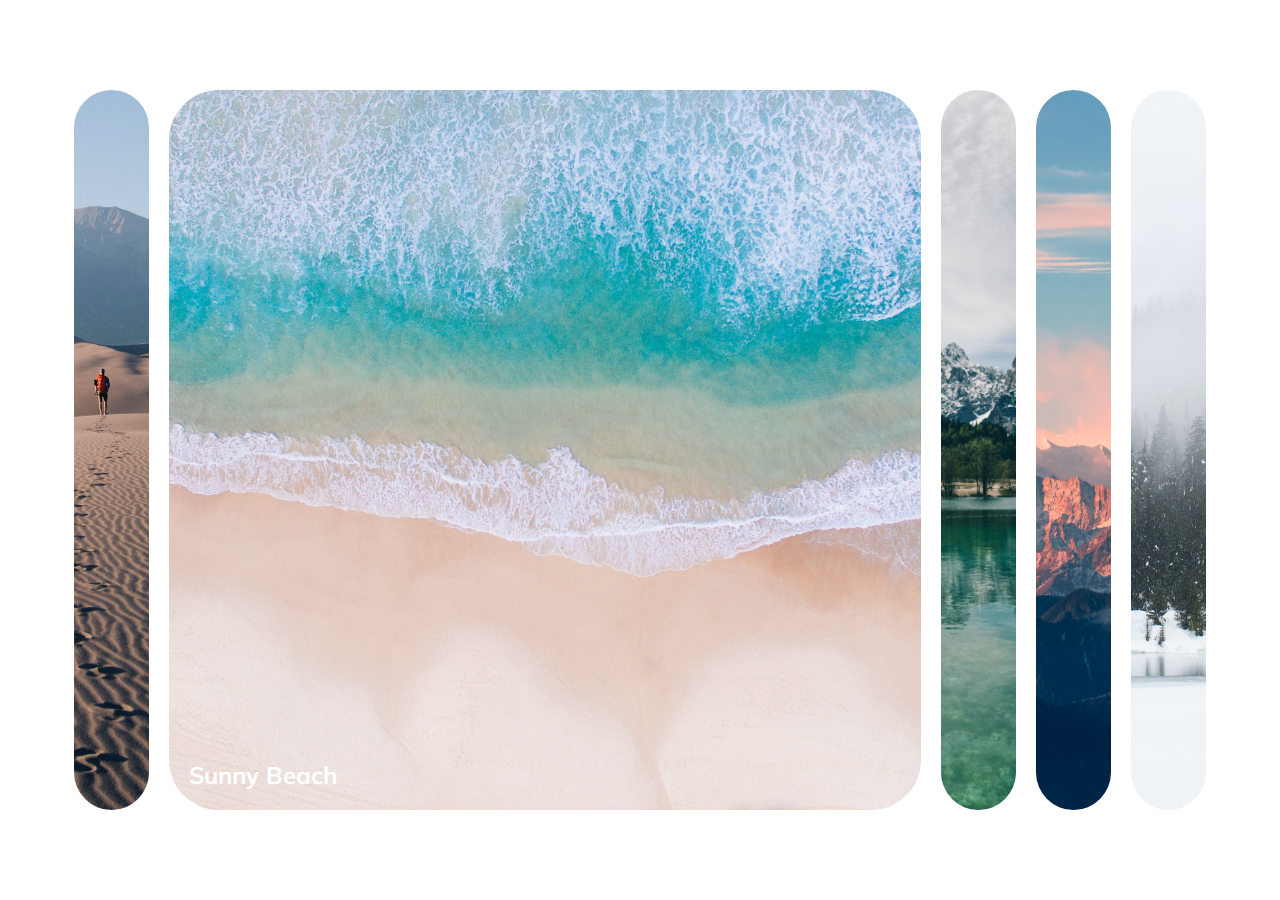
<file: expandingCards/index.html>
<!DOCTYPE html>
<html lang="en">
  <head>
    <meta charset="UTF-8" />
    <meta name="viewport" content="width=device-width, initial-scale=1.0" />
    <link
      rel="stylesheet"
      href="https://cdnjs.cloudflare.com/ajax/libs/font-awesome/5.15.1/css/all.min.css"
      integrity="sha512-+4zCK9k+qNFUR5X+cKL9EIR+ZOhtIloNl9GIKS57V1MyNsYpYcUrUeQc9vNfzsWfV28IaLL3i96P9sdNyeRssA=="
      crossorigin="anonymous"
    />
    <link rel="stylesheet" href="style.css" />
    <title>Expanding Cards</title>
  </head>

  <body>
    <div class="container">
      <div
        class="panel"
        style="
          background-image: url('andrew-deslauriers-oUPywYZT88Y-unsplash.jpg');
        "
      >
        <h3>Explore the world</h3>
      </div>
      <div
        class="panel active"
        style="background-image: url('fezbot2000-5brvJbR1Pn8-unsplash.jpg')"
      >
        <h3>Sunny Beach</h3>
      </div>
      <div
        class="panel"
        style="
          background-image: url('adam-vradenburg-GA09PKfRIQY-unsplash.jpg');
        "
      >
        <h3>Wild Forest</h3>
      </div>
      <div
        class="panel"
        style="background-image: url(jerry-zhang-Y8lCoTRgHPE-unsplash.jpg)"
      >
        <h3>Mountains</h3>
      </div>
      <div
        class="panel"
        style="background-image: url('adam-chang-IWenq-4JHqo-unsplash.jpg')"
      >
        <h3>Winter</h3>
      </div>
    </div>
    <script src="script.js"></script>
  </body>
</html>
</file>
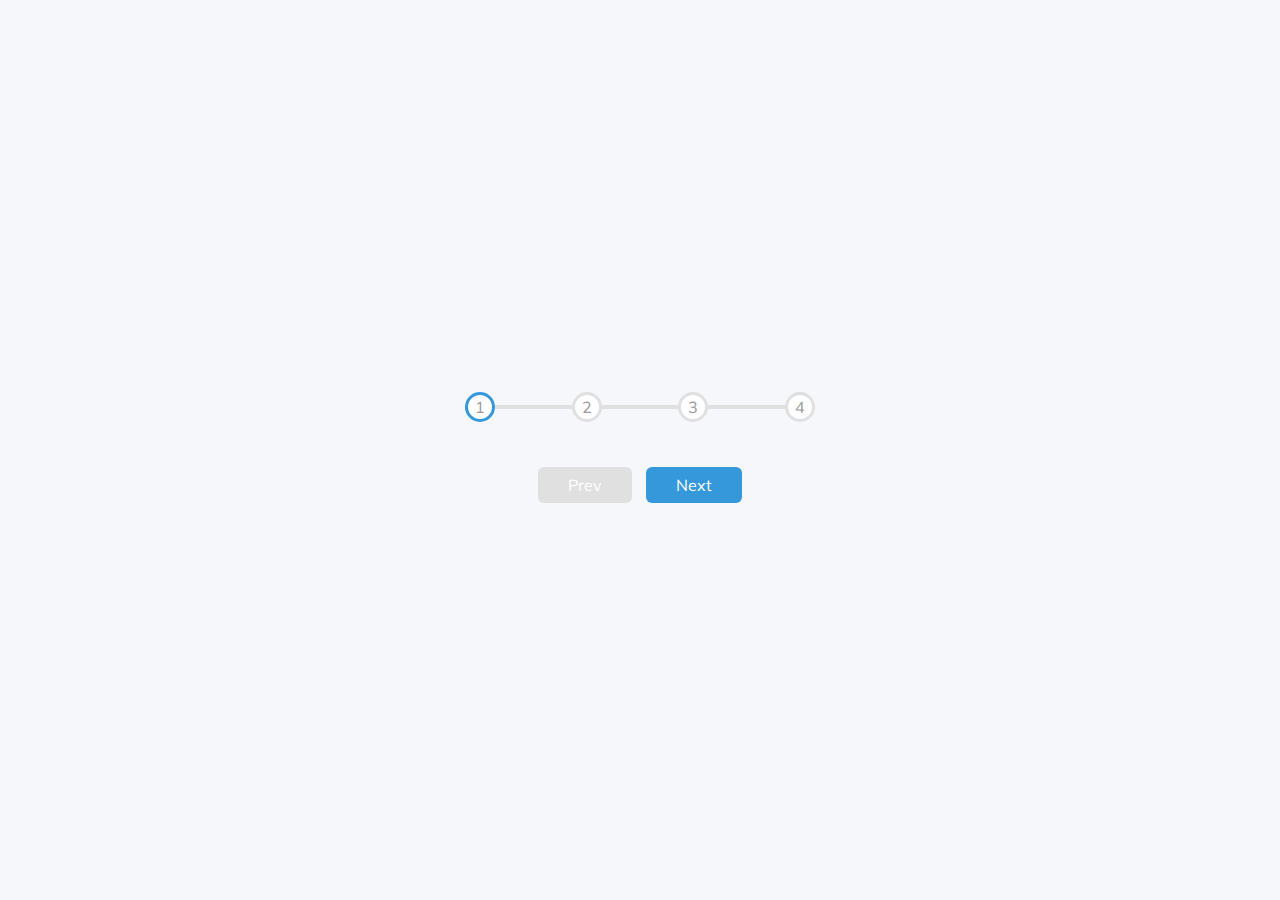
<file: progressSteps/index.html>
<!DOCTYPE html>
<html lang="en">
  <head>
    <meta charset="UTF-8" />
    <meta name="viewport" content="width=device-width, initial-scale=1.0" />
    <link
      rel="stylesheet"
      href="https://cdnjs.cloudflare.com/ajax/libs/font-awesome/5.15.1/css/all.min.css"
      integrity="sha512-+4zCK9k+qNFUR5X+cKL9EIR+ZOhtIloNl9GIKS57V1MyNsYpYcUrUeQc9vNfzsWfV28IaLL3i96P9sdNyeRssA=="
      crossorigin="anonymous"
    />
    <link rel="stylesheet" href="style.css" />
    <title>Progress Steps</title>
  </head>

  <body>
    <div class="container">
      <div class="progress-container">
        <div class="progress" id="progress"></div>
        <div class="circle active">1</div>
        <div class="circle">2</div>
        <div class="circle">3</div>
        <div class="circle">4</div>
      </div>
      <button class="btn" id="prev" disabled>Prev</button>
      <button class="btn" id="next">Next</button>
    </div>
    <script src="script.js"></script>
  </body>
</html>
</file>
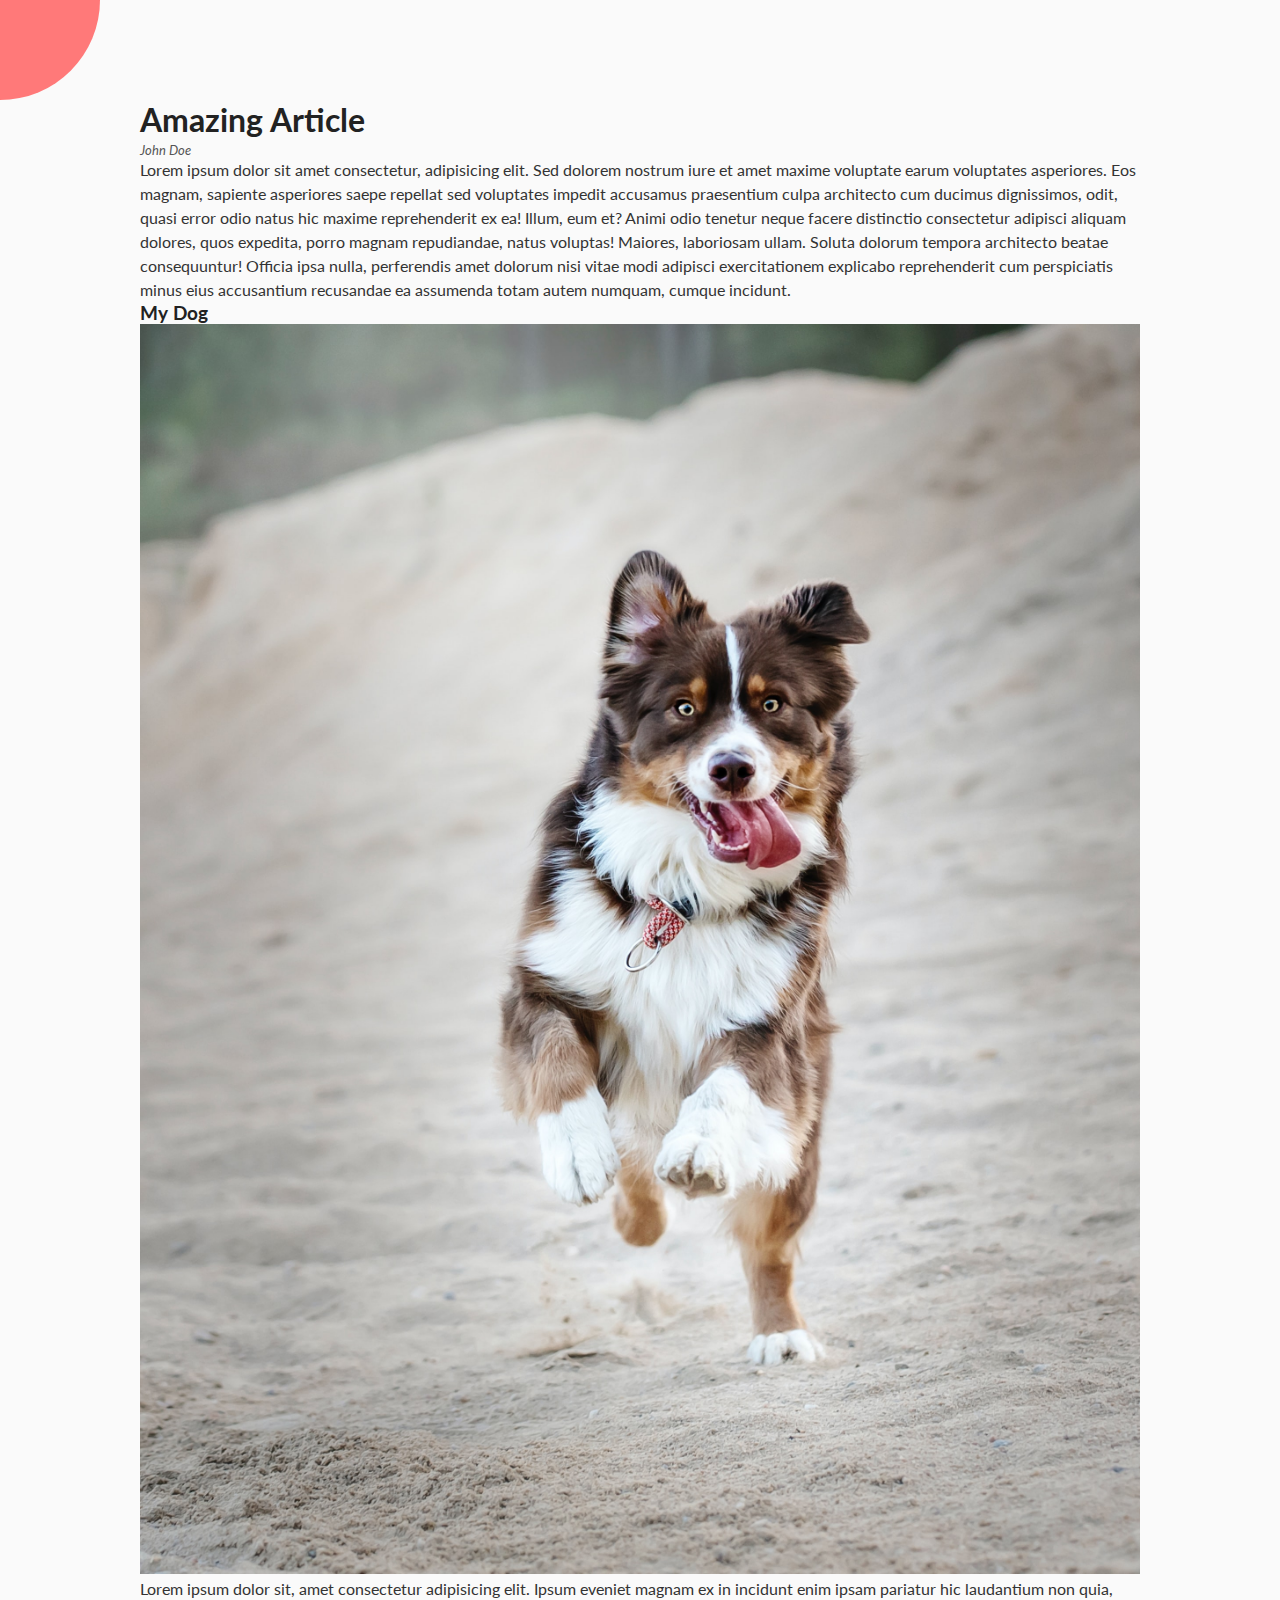
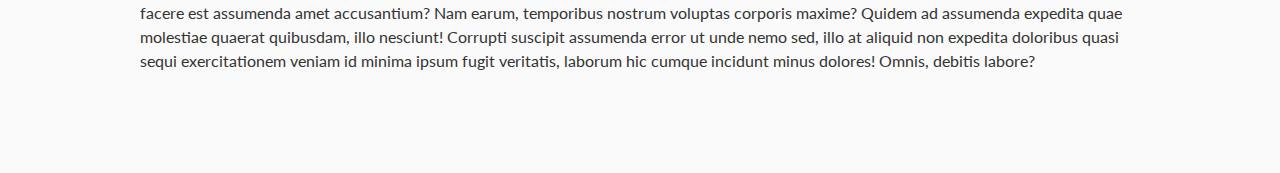
<file: rotatingNavigation/index.html>
<!DOCTYPE html>
<html lang="en">
  <head>
    <meta charset="UTF-8" />
    <meta name="viewport" content="width=device-width, initial-scale=1.0" />
    <link
      rel="stylesheet"
      href="https://cdnjs.cloudflare.com/ajax/libs/font-awesome/5.15.1/css/all.min.css"
      integrity="sha512-+4zCK9k+qNFUR5X+cKL9EIR+ZOhtIloNl9GIKS57V1MyNsYpYcUrUeQc9vNfzsWfV28IaLL3i96P9sdNyeRssA=="
      crossorigin="anonymous"
    />
    <link rel="stylesheet" href="style.css" />
    <title>Rotating Navigation</title>
  </head>

  <body>
    <div class="container">
      <div class="circle-container">
        <div class="circle">
          <button id="close">
            <i class="fas fa-times"></i>
          </button>
          <button id="open">
            <i class="fas fa-bars"></i>
          </button>
        </div>
      </div>

      <div class="content">
        <h1>Amazing Article</h1>
        <small>John Doe</small>
        <p>
          Lorem ipsum dolor sit amet consectetur, adipisicing elit. Sed dolorem
          nostrum iure et amet maxime voluptate earum voluptates asperiores. Eos
          magnam, sapiente asperiores saepe repellat sed voluptates impedit
          accusamus praesentium culpa architecto cum ducimus dignissimos, odit,
          quasi error odio natus hic maxime reprehenderit ex ea! Illum, eum et?
          Animi odio tenetur neque facere distinctio consectetur adipisci
          aliquam dolores, quos expedita, porro magnam repudiandae, natus
          voluptas! Maiores, laboriosam ullam. Soluta dolorum tempora architecto
          beatae consequuntur! Officia ipsa nulla, perferendis amet dolorum nisi
          vitae modi adipisci exercitationem explicabo reprehenderit cum
          perspiciatis minus eius accusantium recusandae ea assumenda totam
          autem numquam, cumque incidunt.
        </p>

        <h3>My Dog</h3>
        <img src="josephine-menge-h7VBJRBcieM-unsplash.jpg" />
        <p>
          Lorem ipsum dolor sit, amet consectetur adipisicing elit. Ipsum
          eveniet magnam ex in incidunt enim ipsam pariatur hic laudantium non
          quia, facere est assumenda amet accusantium? Nam earum, temporibus
          nostrum voluptas corporis maxime? Quidem ad assumenda expedita quae
          molestiae quaerat quibusdam, illo nesciunt! Corrupti suscipit
          assumenda error ut unde nemo sed, illo at aliquid non expedita
          doloribus quasi sequi exercitationem veniam id minima ipsum fugit
          veritatis, laborum hic cumque incidunt minus dolores! Omnis, debitis
          labore?
        </p>
      </div>
    </div>

    <nav>
      <ul>
        <li><i class="fas fa-home"></i>Home</li>
        <li><i class="fas fa-user-alt"></i>About</li>
        <li><i class="fas fa-envelope"></i>Contact</li>
      </ul>
    </nav>
    <script src="script.js"></script>
  </body>
</html>
</file>
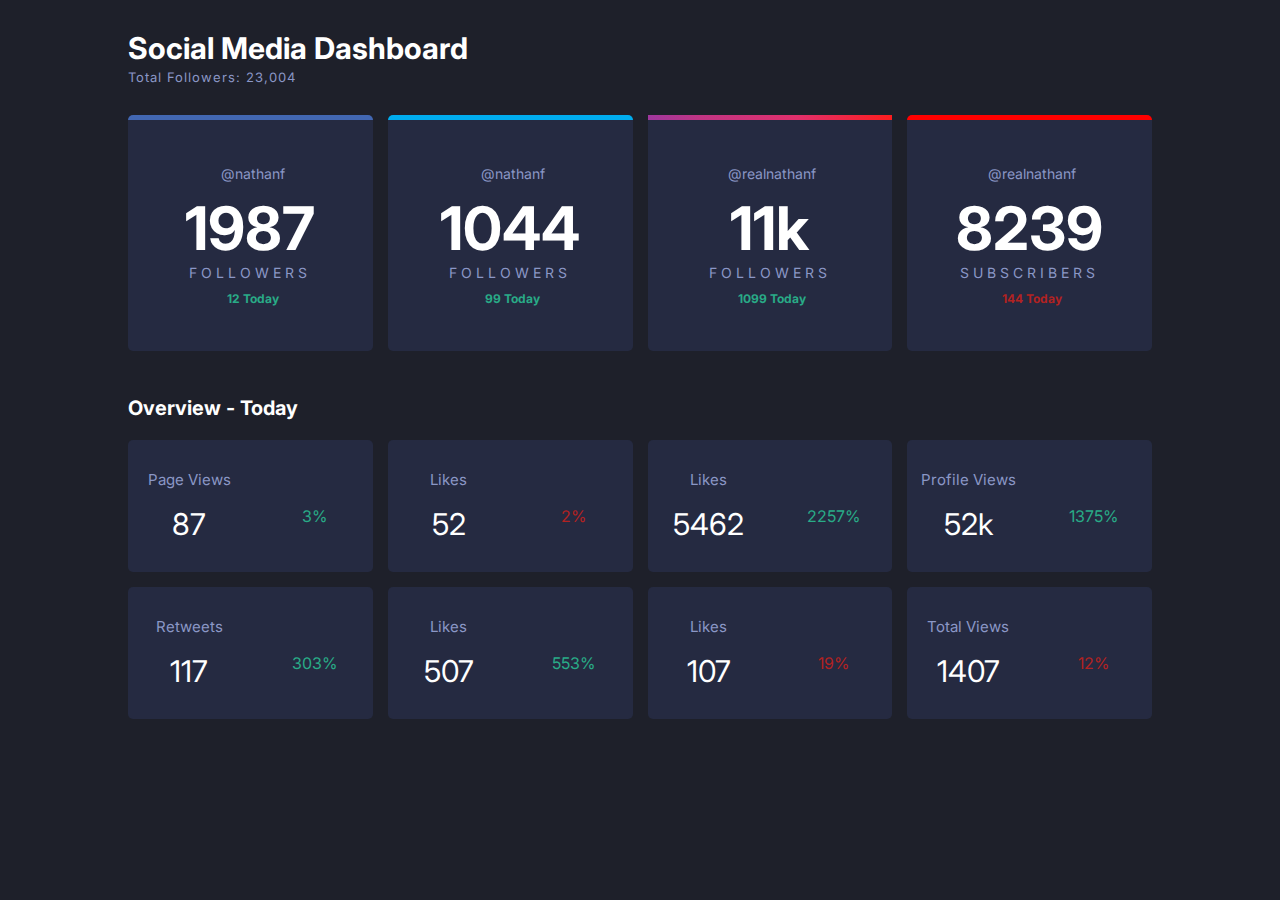
<file: socialMediaDashboard/index.html>
<!DOCTYPE html>
<html lang="en">
  <head>
    <meta charset="UTF-8" />
    <meta name="viewport" content="width=device-width, initial-scale=1.0" />
    <title>Document</title>
    <link
      rel="stylesheet"
      href="https://cdnjs.cloudflare.com/ajax/libs/font-awesome/5.15.1/css/all.min.css"
      integrity="sha512-+4zCK9k+qNFUR5X+cKL9EIR+ZOhtIloNl9GIKS57V1MyNsYpYcUrUeQc9vNfzsWfV28IaLL3i96P9sdNyeRssA=="
      crossorigin="anonymous"
    />
    <link rel="stylesheet" href="style.css" />
  </head>
  <body>
    <div class="grid-container">
      <header>
        <h2>Social Media Dashboard</h2>
        <p>Total Followers: 23,004</p>
      </header>
      <article>
        <div class="social-media facebook">
          <div class="social-handle">
            <i class="fab fa-facebook-square fa-lg"></i>
            <p>@nathanf</p>
          </div>
          <p>1987</p>
          <p>followers</p>
          <div class="today-stat positive">
            <i class="fas fa-sort-up"></i>
            <p>12 Today</p>
          </div>
        </div>

        <div class="social-media twitter">
          <div class="social-handle">
            <i class="fab fa-twitter fa-lg"></i>
            <p>@nathanf</p>
          </div>
          <p>1044</p>
          <p>followers</p>
          <div class="today-stat positive">
            <i class="fas fa-sort-up"></i>
            <p>99 Today</p>
          </div>
        </div>

        <div class="social-media instagram">
          <div class="social-handle">
            <i class="fab fa-instagram fa-lg"></i>
            <p>@realnathanf</p>
          </div>
          <p>11k</p>
          <p>followers</p>
          <div class="today-stat positive">
            <i class="fas fa-sort-up"></i>
            <p>1099 Today</p>
          </div>
        </div>

        <div class="social-media youtube">
          <div class="social-handle">
            <i class="fab fa-youtube fa-lg"></i>
            <p>@realnathanf</p>
          </div>
          <p>8239</p>
          <p>subscribers</p>
          <div class="today-stat negative">
            <i class="fas fa-sort-down"></i>
            <p>144 Today</p>
          </div>
        </div>
      </article>

      <section>
        <h3>Overview - Today</h3>
        <div id="details">
          <div class="social-media-details">
            <p>Page Views</p>
            <i class="fab fa-facebook-square fa-lg"></i>
            <p>87</p>
            <div class="today-stat positive">
              <i class="fas fa-sort-up"></i>
              <p>3%</p>
            </div>
          </div>
          <div class="social-media-details">
            <p>Likes</p>
            <i class="fab fa-facebook-square fa-lg"></i>
            <p>52</p>
            <div class="today-stat negative">
              <i class="fas fa-sort-down"></i>
              <p>2%</p>
            </div>
          </div>
          <div class="social-media-details">
            <p>Likes</p>
            <i class="fab fa-instagram fa-lg"></i>
            <p>5462</p>
            <div class="today-stat positive">
              <i class="fas fa-sort-up"></i>
              <p>2257%</p>
            </div>
          </div>
          <div class="social-media-details">
            <p>Profile Views</p>
            <i class="fab fa-instagram fa-lg"></i>
            <p>52k</p>
            <div class="today-stat positive">
              <i class="fas fa-sort-up"></i>
              <p>1375%</p>
            </div>
          </div>
          <div class="social-media-details">
            <p>Retweets</p>
            <i class="fab fa-twitter fa-lg"></i>
            <p>117</p>
            <div class="today-stat positive">
              <i class="fas fa-sort-up"></i>
              <p>303%</p>
            </div>
          </div>
          <div class="social-media-details">
            <p>Likes</p>
            <i class="fab fa-twitter fa-lg"></i>
            <p>507</p>
            <div class="today-stat positive">
              <i class="fas fa-sort-up"></i>
              <p>553%</p>
            </div>
          </div>
          <div class="social-media-details">
            <p>Likes</p>
            <i class="fab fa-youtube fa-lg"></i>
            <p>107</p>
            <div class="today-stat negative">
              <i class="fas fa-sort-down"></i>
              <p>19%</p>
            </div>
          </div>
          <div class="social-media-details">
            <p>Total Views</p>
            <i class="fab fa-youtube fa-lg"></i>
            <p>1407</p>
            <div class="today-stat negative">
              <i class="fas fa-sort-down"></i>
              <p>12%</p>
            </div>
          </div>
        </div>
      </section>
    </div>
  </body>
</html>
</file>
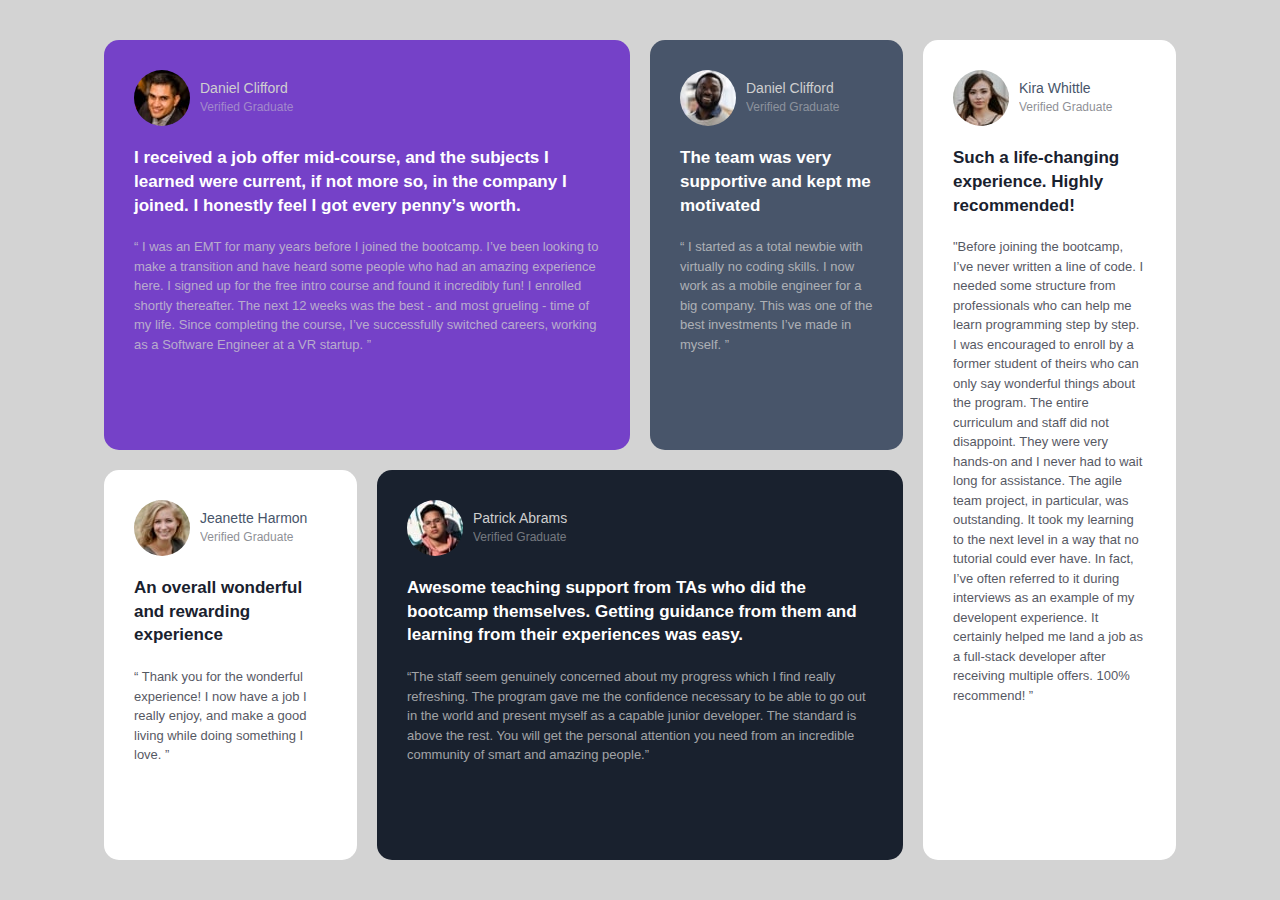
<file: testimonials/index.html>
<!DOCTYPE html>
<html lang="en">
  <head>
    <meta charset="UTF-8" />
    <meta name="viewport" content="width=device-width, initial-scale=1.0" />
    <link rel="stylesheet" href="style.css" />
    <title>Testimonials</title>
  </head>
  <body>
    <div class="wrapper">
      <div class="grid-container">
        <article class="grid-item" id="first">
          <div class="profile">
            <img
              class="img"
              src="Images/image-daniel.jpg"
              alt="Daniel Clifford"
            />

            <div class="name">
              <p>Daniel Clifford</p>
              <p>Verified Graduate</p>
            </div>
          </div>
          <div class="details">
            <p>
              I received a job offer mid-course, and the subjects I learned were
              current, if not more so, in the company I joined. I honestly feel
              I got every penny’s worth.
            </p>
            <p>
              “ I was an EMT for many years before I joined the bootcamp. I’ve
              been looking to make a transition and have heard some people who
              had an amazing experience here. I signed up for the free intro
              course and found it incredibly fun! I enrolled shortly thereafter.
              The next 12 weeks was the best - and most grueling - time of my
              life. Since completing the course, I’ve successfully switched
              careers, working as a Software Engineer at a VR startup. ”
            </p>
          </div>
        </article>
        <article class="grid-item" id="second">
          <div class="profile">
            <img
              class="img"
              src="Images/image-jonathan.jpg"
              alt="Jonathan Walters"
            />

            <div class="name">
              <p>Daniel Clifford</p>
              <p>Verified Graduate</p>
            </div>
          </div>
          <div class="details">
            <p>The team was very supportive and kept me motivated</p>
            <p>
              “ I started as a total newbie with virtually no coding skills. I
              now work as a mobile engineer for a big company. This was one of
              the best investments I’ve made in myself. ”
            </p>
          </div>
        </article>
        <article class="grid-item" id="third">
          <div class="profile">
            <img class="img" src="Images/image-kira.jpg" alt="Kira Whittle" />

            <div class="name">
              <p>Kira Whittle</p>
              <p>Verified Graduate</p>
            </div>
          </div>
          <div class="details">
            <p>Such a life-changing experience. Highly recommended!</p>
            <p>
              "Before joining the bootcamp, I’ve never written a line of code. I
              needed some structure from professionals who can help me learn
              programming step by step. I was encouraged to enroll by a former
              student of theirs who can only say wonderful things about the
              program. The entire curriculum and staff did not disappoint. They
              were very hands-on and I never had to wait long for assistance.
              The agile team project, in particular, was outstanding. It took my
              learning to the next level in a way that no tutorial could ever
              have. In fact, I’ve often referred to it during interviews as an
              example of my developent experience. It certainly helped me land a
              job as a full-stack developer after receiving multiple offers.
              100% recommend! ”
            </p>
          </div>
        </article>
        <article class="grid-item" id="fourth">
          <div class="profile">
            <img
              class="img"
              src="Images/image-jeanette.jpg"
              alt="Jeanette Harmon"
            />

            <div class="name">
              <p>Jeanette Harmon</p>
              <p>Verified Graduate</p>
            </div>
          </div>
          <div class="details">
            <p>An overall wonderful and rewarding experience</p>
            <p>
              “ Thank you for the wonderful experience! I now have a job I
              really enjoy, and make a good living while doing something I love.
              ”
            </p>
          </div>
        </article>
        <article class="grid-item" id="fifth">
          <div class="profile">
            <img
              class="img"
              src="Images/image-patrick.jpg"
              alt="Patrick Abrams"
            />

            <div class="name">
              <p>Patrick Abrams</p>
              <p>Verified Graduate</p>
            </div>
          </div>
          <div class="details">
            <p>
              Awesome teaching support from TAs who did the bootcamp themselves.
              Getting guidance from them and learning from their experiences was
              easy.
            </p>
            <p>
              “The staff seem genuinely concerned about my progress which I find
              really refreshing. The program gave me the confidence necessary to
              be able to go out in the world and present myself as a capable
              junior developer. The standard is above the rest. You will get the
              personal attention you need from an incredible community of smart
              and amazing people.”
            </p>
          </div>
        </article>
      </div>
    </div>
  </body>
</html>
</file>
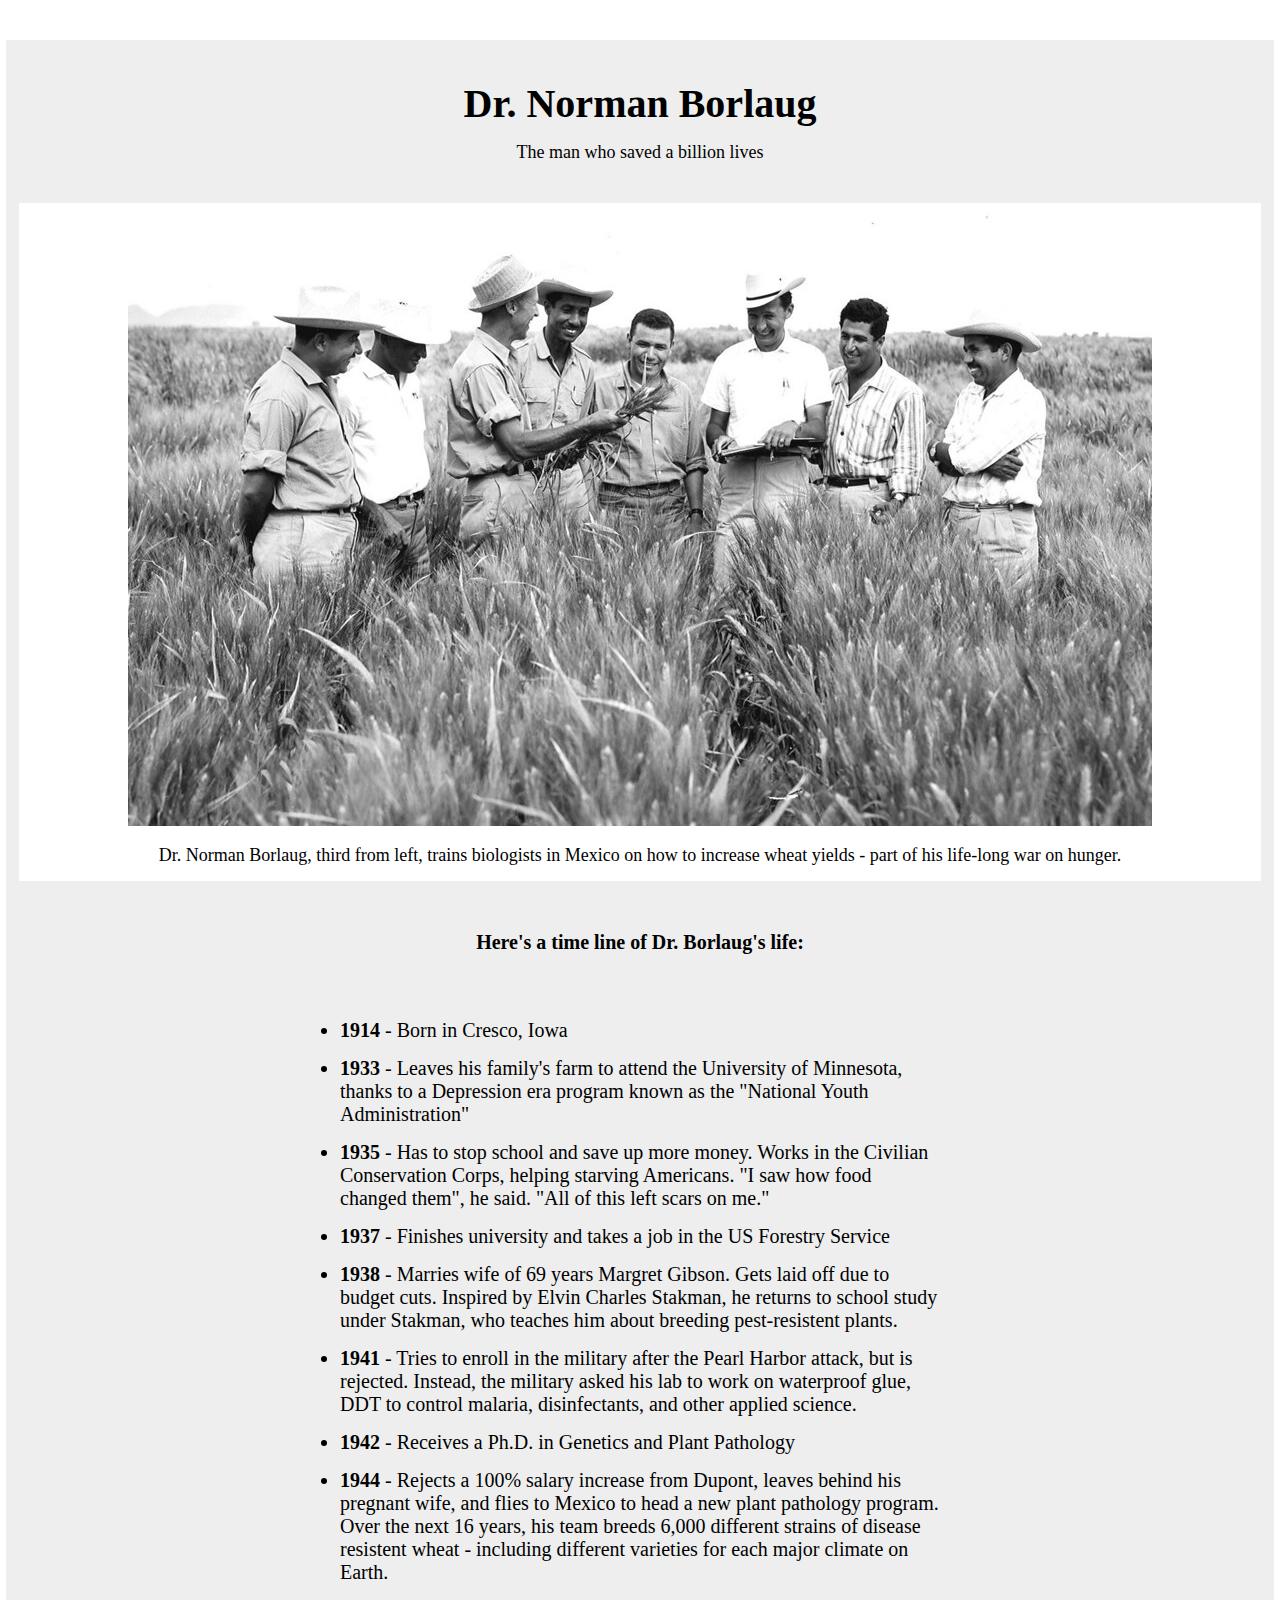
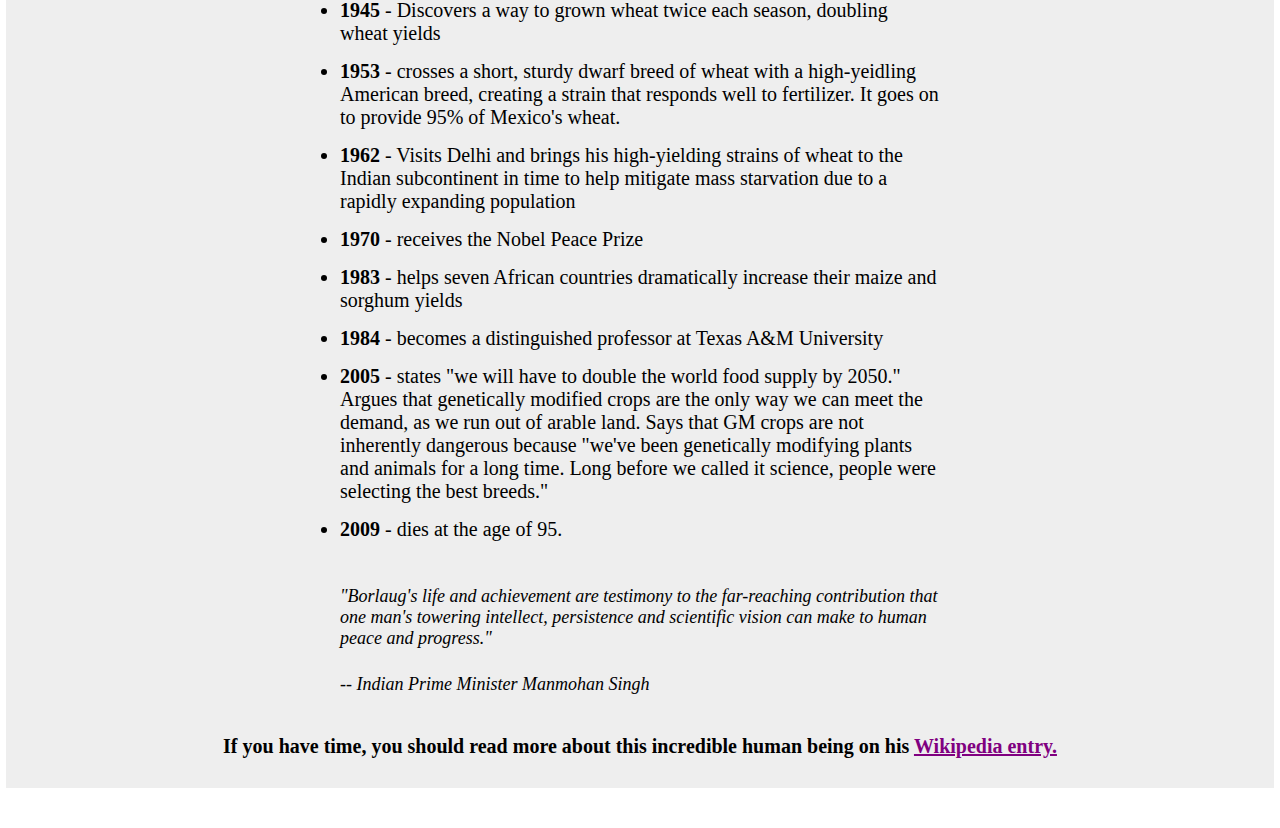
<file: tributePage/index.html>
<!DOCTYPE html>
<html lang="en">
  <head>
    <meta charset="UTF-8" />
    <title>Tribute Page</title>
    <link rel="stylesheet" href="style.css" />
  </head>
  <body>
    <div class="flex-wrapper">
      <main id="main">
        <header id="title">
          <h3>Dr. Norman Borlaug</h3>
          <p>The man who saved a billion lives</p>
        </header>
        <div id="img-div">
          <img src="images/10613180113_fdf7bcd316_b.jpg" alt="" />
          <p id="id-caption">
            Dr. Norman Borlaug, third from left, trains biologists in Mexico on
            how to increase wheat yields - part of his life-long war on hunger.
          </p>
        </div>
        <section id="tribute-info">
          <p>Here's a time line of Dr. Borlaug's life:</p>
          <ul>
            <li><span class="year">1914</span> - Born in Cresco, Iowa</li>
            <li>
              <span class="year">1933</span> - Leaves his family's farm to
              attend the University of Minnesota, thanks to a Depression era
              program known as the "National Youth Administration"
            </li>
            <li>
              <span class="year">1935</span> - Has to stop school and save up
              more money. Works in the Civilian Conservation Corps, helping
              starving Americans. "I saw how food changed them", he said. "All
              of this left scars on me."
            </li>
            <li>
              <span class="year">1937</span> - Finishes university and takes a
              job in the US Forestry Service
            </li>
            <li>
              <span class="year">1938</span> - Marries wife of 69 years Margret
              Gibson. Gets laid off due to budget cuts. Inspired by Elvin
              Charles Stakman, he returns to school study under Stakman, who
              teaches him about breeding pest-resistent plants.
            </li>
            <li>
              <span class="year">1941</span> - Tries to enroll in the military
              after the Pearl Harbor attack, but is rejected. Instead, the
              military asked his lab to work on waterproof glue, DDT to control
              malaria, disinfectants, and other applied science.
            </li>
            <li>
              <span class="year">1942</span> - Receives a Ph.D. in Genetics and
              Plant Pathology
            </li>
            <li>
              <span class="year">1944</span> - Rejects a 100% salary increase
              from Dupont, leaves behind his pregnant wife, and flies to Mexico
              to head a new plant pathology program. Over the next 16 years, his
              team breeds 6,000 different strains of disease resistent wheat -
              including different varieties for each major climate on Earth.
            </li>
            <li>
              <span class="year">1945</span> - Discovers a way to grown wheat
              twice each season, doubling wheat yields
            </li>
            <li>
              <span class="year">1953</span> - crosses a short, sturdy dwarf
              breed of wheat with a high-yeidling American breed, creating a
              strain that responds well to fertilizer. It goes on to provide 95%
              of Mexico's wheat.
            </li>
            <li>
              <span class="year">1962</span> - Visits Delhi and brings his
              high-yielding strains of wheat to the Indian subcontinent in time
              to help mitigate mass starvation due to a rapidly expanding
              population
            </li>
            <li>
              <span class="year">1970</span> - receives the Nobel Peace Prize
            </li>
            <li>
              <span class="year">1983</span> - helps seven African countries
              dramatically increase their maize and sorghum yields
            </li>
            <li>
              <span class="year">1984</span> - becomes a distinguished professor
              at Texas A&M University
            </li>
            <li>
              <span class="year">2005</span> - states "we will have to double
              the world food supply by 2050." Argues that genetically modified
              crops are the only way we can meet the demand, as we run out of
              arable land. Says that GM crops are not inherently dangerous
              because "we've been genetically modifying plants and animals for a
              long time. Long before we called it science, people were selecting
              the best breeds."
            </li>
            <li><span class="year">2009</span> - dies at the age of 95.</li>
          </ul>
          <div id="testimony">
            <p>
              "Borlaug's life and achievement are testimony to the far-reaching
              contribution that one man's towering intellect, persistence and
              scientific vision can make to human peace and progress."
            </p>
            <p>-- Indian Prime Minister Manmohan Singh</p>
          </div>
        </section>
        <footer id="footer">
          <p>
            If you have time, you should read more about this incredible human
            being on his
            <a
              href="https://en.wikipedia.org/wiki/Norman_Borlaug"
              target="_blank"
              >Wikipedia entry.</a
            >
          </p>
        </footer>
      </main>
    </div>
  </body>
</html>
</file>
<file: expandingCards/style.css>
@import url("https://fonts.googleapis.com/css2?family=Muli&display=swap");

* {
  box-sizing: border-box;
  margin: 0;
  padding: 0;
}

body {
  font-family: "Muli", sans-serif;
  display: flex;
  align-items: center;
  justify-content: center;
  height: 100vh;
  margin: 0;
  overflow: hidden;
}

.container {
  display: flex;
  width: 90vw;
  /* background-color: green; */
}

.panel {
  background-size: cover;
  background-position: center;
  background-repeat: no-repeat;
  height: 80vh;
  border-radius: 50px;
  color: white;
  font-weight: 900;
  cursor: pointer;
  flex: 0.5;
  margin: 10px;
  position: relative;
  transition: flex 0.7s ease-in;
}

.panel h3 {
  font-size: 24px;
  position: absolute;
  bottom: 20px;
  left: 20px;
  margin: 0;
  opacity: 0;
}

.panel.active {
  flex: 5;
}

.panel.active h3 {
  opacity: 1;
  transition: opacity 0.3s ease-in 0.4s;
}

@media (max-width: 480px) {
  .container {
    width: 100vw;
  }

  .panel:nth-of-type(4),
  .panel:nth-of-type(5) {
    display: none;
  }
}
</file>
<file: progressSteps/style.css>
@import url("https://fonts.googleapis.com/css2?family=Muli&display=swap");

:root {
  --line-border-fill: #3498db;
  --line-border-empty: #e0e0e0;
}

* {
  box-sizing: border-box;
  margin: 0;
  padding: 0;
}

body {
  font-family: "Muli", sans-serif;
  background-color: #f6f7fb;
  display: flex;
  align-items: center;
  justify-content: center;
  height: 100vh;
  margin: 0;
  overflow: hidden;
}

.container {
  text-align: center;
}

.progress-container {
  display: flex;
  justify-content: space-between;
  position: relative;
  max-width: 100%;
  width: 350px;
  margin-bottom: 40px;
}

.progress-container::before {
  content: "";
  background-color: var(--line-border-empty);
  position: absolute;
  top: 50%;
  left: 0;
  transform: translateY(-50%);
  height: 4px;
  width: 100%;
  z-index: -1;
}

.progress {
  background-color: var(--line-border-fill);
  position: absolute;
  top: 50%;
  left: 0;
  transform: translateY(-50%);
  height: 4px;
  width: 0%;
  z-index: -1;
  transition: 0.4s ease;
}

.circle {
  background-color: white;
  color: #999;
  border-radius: 50%;
  height: 30px;
  width: 30px;
  display: flex;
  align-items: center;
  justify-content: center;
  border: 3px solid var(--line-border-empty);
  transition: 0.4s ease;
}

.active {
  border-color: var(--line-border-fill);
}

.btn {
  background-color: var(--line-border-fill);
  color: white;
  border: 0;
  border-radius: 6px;
  cursor: pointer;
  font-family: inherit;
  padding: 8px 30px;
  margin: 5px;
  font-size: 16px;
}

.btn:active {
  transform: scale(0.95);
}

.btn:focus {
  outline: 0;
}

.btn:disabled {
  background-color: var(--line-border-empty);
  cursor: not-allowed;
}
</file>
<file: rotatingNavigation/style.css>
@import url("https://fonts.googleapis.com/css2?family=Lato&display=swap");

* {
  box-sizing: border-box;
  margin: 0;
  padding: 0;
}

body {
  font-family: "Lato", sans-serif;
  background-color: #333;
  color: #222;
  margin: 0;
  overflow-x: hidden;
}

.container {
  background-color: #fafafa;
  transform-origin: top left;
  transition: transform 0.5s linear;
  width: 100vw;
  min-height: 100vh;
  padding: 50px;
}

.container.show-nav {
  transform: rotate(-20deg);
}

.circle-container {
  position: fixed;
  top: -100px;
  left: -100px;
}

.circle {
  background-color: #ff7979;
  height: 200px;
  width: 200px;
  border-radius: 50%;
  position: relative;
  transition: transform 0.5s linear;
}

.container.show-nav .circle {
  transform: rotate(-70deg);
}

.circle button {
  position: absolute;
  top: 50%;
  left: 50%;
  height: 100px;
  background: transparent;
  border: 0;
  font-size: 26px;
  color: white;
  cursor: pointer;
}

.circle button:focus {
  outline: none;
}

.circle button#open {
  left: 60%;
}

.circle button#close {
  top: 60%;
  transform: rotate(90deg);
  transform-origin: top left;
}

.container.container.show-nav + nav li {
  transform: translateX(0);
  transition-delay: 0.3s;
}

nav {
  position: fixed;
  bottom: 40px;
  left: 0;
  z-index: 100;
}

nav ul {
  list-style-type: none;
  padding-left: 30px;
}

nav ul li {
  text-transform: uppercase;
  color: white;
  margin: 40px 0;
  transform: translateX(-100%);
  transition: transform 0.5s ease-in;
}

nav ul li i {
  font-size: 20px;
  margin-right: 10px;
}

nav ul li + li {
  margin-left: 15px;
  transform: translateX(-150%);
}

nav ul li + li + li {
  margin-left: 30px;
  transform: translateX(-200%);
}

.content img {
  max-width: 100%;
}

.content {
  max-width: 1000px;
  margin: 50px auto;
}

.content small {
  color: #555;
  font-style: italic;
}

.content p {
  color: #333;
  line-height: 1.5;
}
</file>
<file: socialMediaDashboard/style.css>
@import url("https://fonts.googleapis.com/css2?family=Inter:wght@400;700&display=swap");

:root {
  --facebook-color: #4267b2;
  --instagram-color: linear-gradient(
    45deg,
    #405de6,
    #5851db,
    #833ab4,
    #c13584,
    #e1306c,
    #fd1d1d
  );
  --twitter-color: #00acee;
  --youtube-color: #ff0000;
  --text-color: hsl(228, 34%, 66%);
  --bg-card: hsl(228, 28%, 20%);
}

body {
  font-family: Inter;
  background-color: hsl(230, 17%, 14%);
}

* {
  margin: 0;
  padding: 0;
  box-sizing: border-box;
}

.grid-container {
  display: grid;
  width: 80%;
  margin: 0 auto;
  grid-template-columns: 1fr;
  padding: 30px 0;
}

header {
  display: flex;
  flex-direction: column;
  margin-bottom: 30px;
}

header h2 {
  color: white;
  font-size: 30px;
}

header p {
  color: var(--text-color);
  font-size: 13px;
  margin-top: 3px;
  letter-spacing: 1px;
}

article {
  display: grid;
  grid-template-columns: repeat(4, 1fr);
  grid-gap: 15px;
}

article .social-media {
  padding: 45px 0;
  background-color: var(--bg-card);
  border-radius: 5px;
  text-align: center;
  display: flex;
  flex-direction: column;
}

.facebook {
  border-top: 5px solid var(--facebook-color);
}

.fa-facebook-square {
  color: var(--facebook-color);
}

.twitter {
  border-top: 5px solid var(--twitter-color);
}

.fa-twitter {
  color: var(--twitter-color);
}

.instagram {
  border-top: 5px solid;
  border-image-source: var(--instagram-color);
  border-image-slice: 1;
}

.fa-instagram {
  background: var(--instagram-color);
  -webkit-background-clip: text;
  -webkit-text-fill-color: transparent;
}

.youtube {
  border-top: 5px solid var(--youtube-color);
}

.fa-youtube {
  color: var(--youtube-color);
}

article .social-handle,
.today-stat {
  display: flex;
  justify-content: center;
}

article .social-handle i,
article .today-stat i {
  margin-top: auto;
  margin-right: 5px;
}

article .social-media .social-handle p {
  color: var(--text-color);
  font-size: 14px;
}

article .social-media p:nth-last-of-type(2) {
  font-size: 60px;
  font-weight: bold;
  color: white;
  margin-top: 10px;
}

article .social-media p:nth-child(2n + 1) {
  color: var(--text-color);
  letter-spacing: 4px;
  text-transform: uppercase;
  font-size: 14px;
  margin-bottom: 10px;
}

article .today-stat {
  font-size: 12px;
  font-weight: bold;
}

.positive {
  color: #29ab87;
}

.negative {
  color: #b22222;
}

#details {
  display: grid;
  grid-template-columns: repeat(4, 1fr);
  grid-template-rows: 1fr;
  grid-gap: 15px;
}

section h3 {
  font-size: 20px;
  color: white;
  margin-top: 45px;
  margin-bottom: 20px;
}

.social-media-details {
  padding: 30px 0;
  background-color: var(--bg-card);
  border-radius: 5px;
  text-align: center;
  display: grid;
  grid-template-columns: 1fr 1fr;
  grid-template-rows: 1fr 1fr;
}

.social-media-details p:nth-child(1) {
  color: var(--text-color);
  font-size: 15px;
}

.social-media-details p:nth-child(3) {
  color: white;
  font-size: 30px;
}

.social-media-details .today-stat {
  vertical-align: m;
}

.social-media-details .today-stat i {
  margin-right: 5px;
}

@media (max-width: 900px) {
  #details,
  article {
    grid-template-columns: 1fr 1fr;
  }
}

@media (max-width: 500px) {
  #details,
  article {
    grid-template-columns: 1fr;
  }
}
</file>
<file: testimonials/style.css>
@import url("https://fonts.googleapis.com/css2?family=Barlow+Semi+Condensed:wght@500;600&display=swap");

:root {
  --color-one: hsl(0, 0%, 81%);
  --color-two: hsl(219, 29%, 14%);
}

* {
  margin: 0;
  padding: 0;
  box-sizing: border-box;
}

html {
  background-color: lightgray;
}

.wrapper {
  font-family: "Semi", sans-serif;
  display: flex;
  height: 100vh;
  justify-content: center;
  align-items: center;
}

.grid-container {
  width: 70%;
  display: grid;
  grid-gap: 20px;
  grid-template-columns: repeat(4, 1fr);
  grid-template-areas:
    "first first second third"
    "fourth fifth fifth third";
}

.grid-item {
  padding: 30px;
  border-radius: 15px;
}

#first {
  grid-area: first;
  grid-column: span 2 / auto;
  background-color: hsl(263, 55%, 52%);
}

#second {
  grid-area: second;
  background-color: hsl(217, 19%, 35%);
}

#third {
  grid-area: third;
  grid-row: span 2 / auto;
  background-color: white;
}

#third .profile .name p:first-child {
  color: hsl(217, 19%, 35%);
}

#third .profile .name p:nth-child(2) {
  color: var(--color-two);
  opacity: 50%;
}

#third .details p:first-child {
  color: var(--color-two);
  font-weight: 600;
}

#third .details p:nth-child(2) {
  color: var(--color-two);
  font-weight: 500;
  opacity: 75%;
}

#fourth {
  grid-area: fourth;
  background-color: white;
}

#fourth .profile .name p:first-child {
  color: hsl(217, 19%, 35%);
}

#fourth .profile .name p:nth-child(2) {
  color: var(--color-two);
  opacity: 50%;
}

#fourth .details p:first-child {
  color: var(--color-two);
  font-weight: 600;
}

#fourth .details p:nth-child(2) {
  color: var(--color-two);
  font-weight: 500;
  opacity: 75%;
}

#fifth {
  grid-area: fifth;
  grid-column: span 2 / auto;
  background-color: hsl(219, 29%, 14%);
}

.profile {
  display: flex;
}

.profile .img {
  border-radius: 100%;
  max-width: 100%;
  height: auto;
}

.profile .name {
  display: flex;
  flex-direction: column;
  margin-left: 10px;
  margin-top: 10px;
}

.profile .name p:first-child {
  color: var(--color-one);
  font-size: 14px;
  margin-bottom: 4px;
}

.profile .name p:nth-child(2) {
  color: var(--color-one);
  opacity: 50%;
  font-size: 12px;
}

.details p:first-child {
  color: white;
  font-weight: 600;
  font-size: 17px;
  margin: 20px 0;
  line-height: 1.4;
}

.details p:nth-child(2) {
  font-weight: 500;
  font-size: 13px;
  color: var(--color-one);
  opacity: 75%;
  line-height: 1.5;
}

@media (max-width: 1300px) {
  .grid-container {
    width: 90%;
    height: 100%;
    padding: 40px;
  }
}

@media (max-width: 1010px) {
  .grid-container {
    grid-template-columns: repeat(3, 1fr);
    grid-template-areas:
      "first first second"
      "third third third"
      "fourth fifth fifth";
  }

  #third {
    grid-row: 2;
  }
}

/* make additional queries for other viewpoints */
@media (max-width: 700px) {
  .grid-container {
    grid-template-columns: 1fr;
    grid-template-areas:
      "first"
      "second"
      "third"
      "fourth"
      "fifth";
  }

  #first {
    grid-row: 1;
    grid-column: 1;
  }

  #second {
    grid-row: 2;
  }

  #third {
    grid-row: 3;
  }

  #fourth {
    grid-row: 4;
  }

  #fifth {
    grid-row: 5;
    grid-column: 1;
  }
}
</file>
<file: tributePage/style.css>
* {
  margin: 0;
  padding: 0;
  box-sizing: border-box;
}

.flex-wrapper {
  background-color: white;
  display: flex;
  flex-direction: column;
  align-items: center;
}

#main {
  margin: 40px;
  width: 99%;
  background-color: #eeeeee;
}

#title {
  padding: 40px 0;
  text-align: center;
}

#title h3 {
  font-size: 40px;
  font-weight: bold;
  margin-bottom: 15px;
}

#title p {
  font-size: 18px;
}

#img-div {
  margin: 0 auto;
  text-align: center;
  width: 98%;
  background-color: white;
}

#img-div img {
  max-width: 100%;
  height: auto;
}

#id-caption {
  font-size: 18px;
  padding: 15px 0;
}

#tribute-info {
  margin: 0 auto;
  width: 600px;
}

#tribute-info > p {
  padding: 50px 0;
  text-align: center;
  font-size: 20px;
  font-weight: bold;
}

#tribute-info li {
  font-size: 20px;
  margin-top: 15px;
}

#tribute-info .year {
  font-weight: bold;
}

#testimony p:first-child {
  margin-top: 45px;
}

#testimony p {
  text-align: left;
  font-weight: normal;
  font-size: 18px;
  font-style: italic;
}

#testimony p:nth-child(2) {
  margin-top: 25px;
  margin-bottom: 40px;
}

#footer {
  text-align: center;
  font-size: 20px;
  font-weight: bold;
  padding-bottom: 30px;
}

#footer a {
  color: purple;
}

@media (max-width: 600px) {
  #tribute-info {
    width: 100%;
  }
}
</file>
